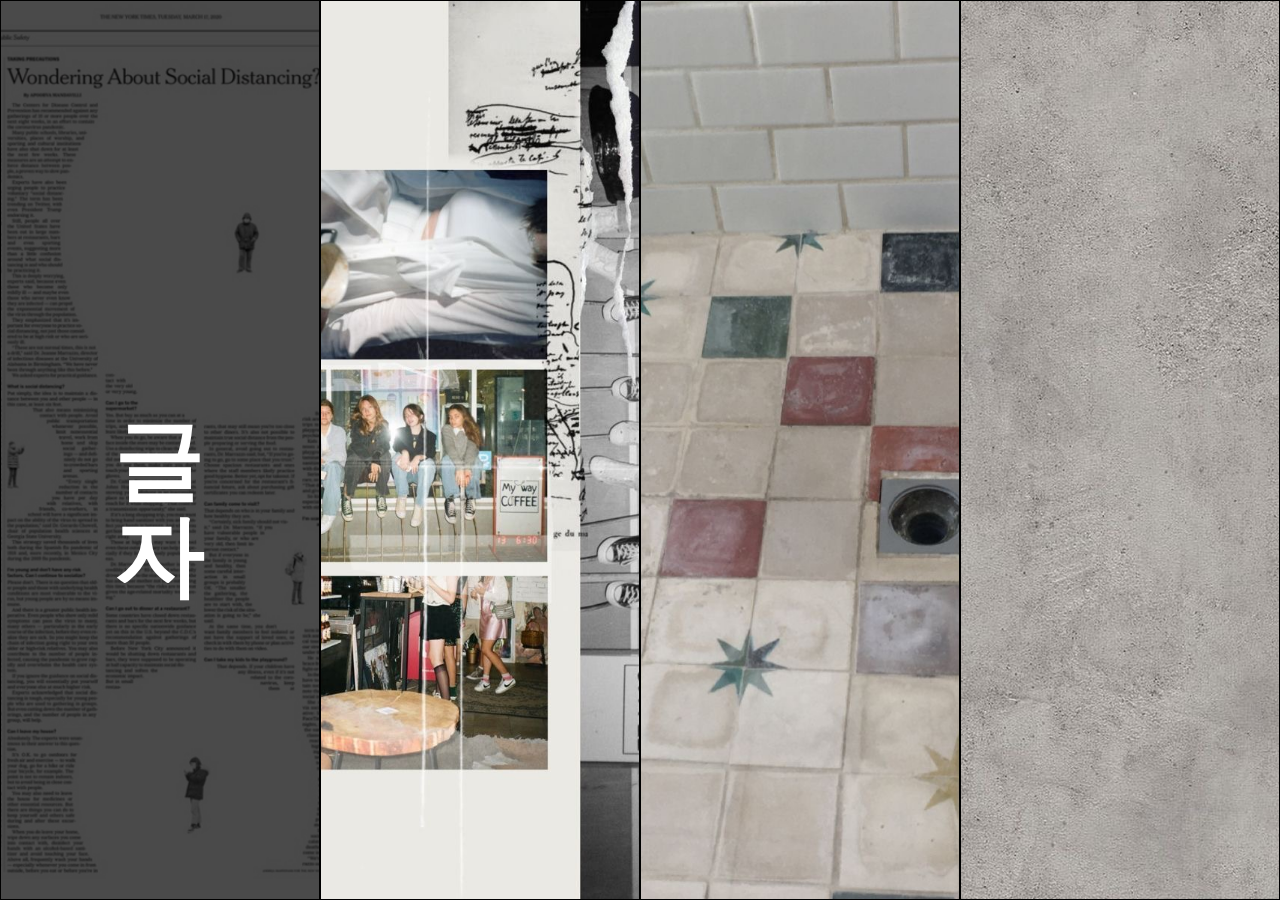
<file: index.html>
<!DOCTYPE html>
<html lang="ko">
	<head>
		<title>홈페이지</title>
		<meta charset="UTF-8">
		<meta name="viewport" content="width=device-width, initial-scale=1.0">
		<meta name="keywords" content="홈페이지">
		<meta name="description" content="사이트의 홈페이지 입니다.">
		<link rel="stylesheet" href="style.css">
	</head>
	<body>

	  <article>
		  <div class="con">
		  	<a href="text.html">
		  		<section class="c">
		  	    <h2>글자</h2>
			  	</section>
			  </a>
			</div>

			<div class="tai">
				<a href="image.html">
				  <section class="f">
				  	<h2>사진</h2>
				  </section>
				</a>
			</div>

			<div class="ne">
				<a href="color.html">
				  <section class="h">
				  	<h2>색상</h2>
				  </section>
				</a>
			</div>

			<div class="rr">
				<a href="form.html">
				  <section class="z">
				  	<h2>형태</h2>
				  </section>
				</a>
			</div>
		</article>

	</body>
</html>
</file>
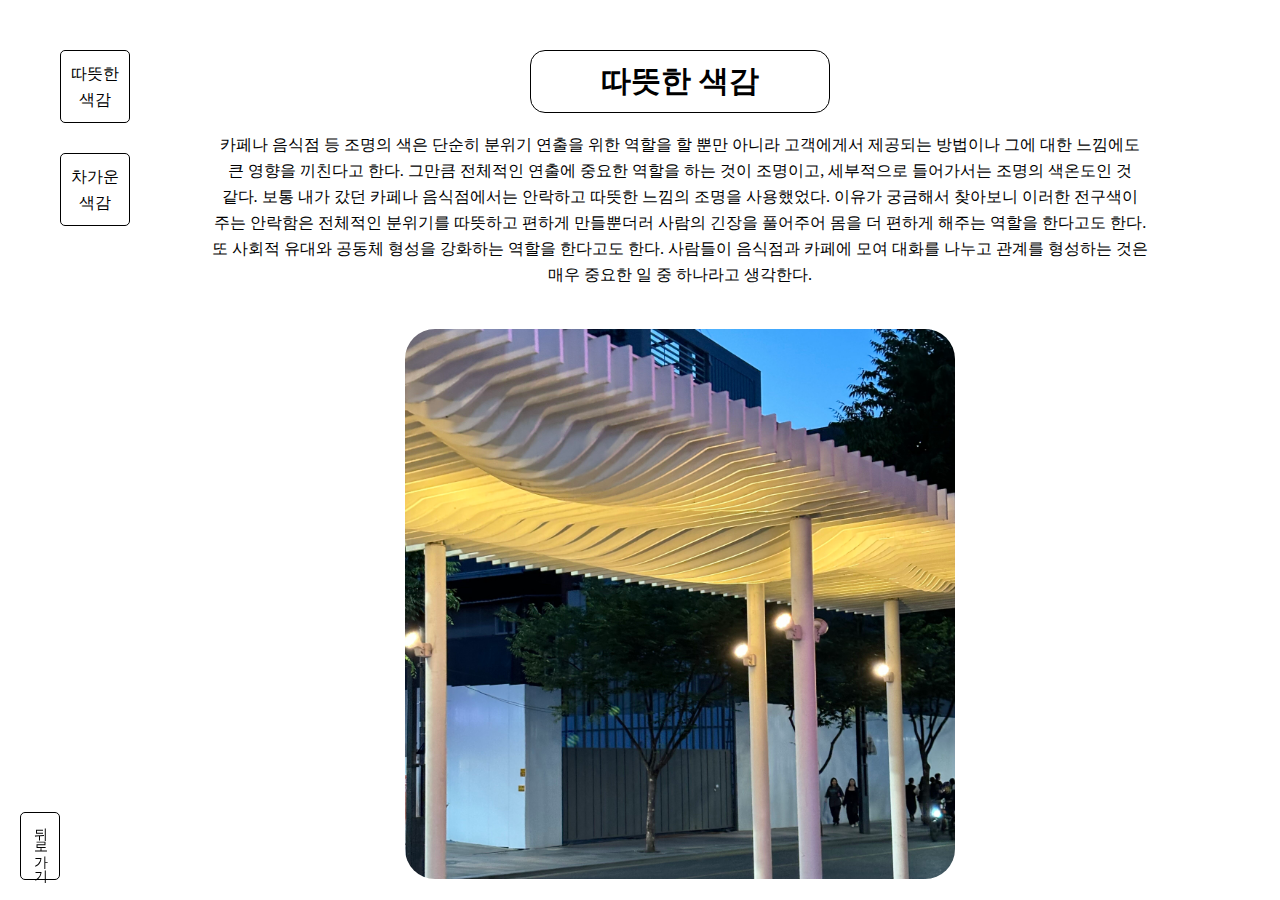
<file: color.html>
<!DOCTYPE html>
<html lang="ko">
  <head>
	<title>색상</title>
	<meta charset="UTF-8">
    <meta name="viewport" content="width=device-width, initial-scale=1.0">
    <meta name="keywords" content="색상, 분석">
    <meta name="description" content="색상 분석 사이트 입니다.">
    <link rel="stylesheet" href="style6.css">
  </head>
  <body>

  	<div class="container">
      <nav>
        <ul>
          <li><a href="#warm">따뜻한 색감</a></li>
          <li><a href="#cold">차가운 색감</a></li>
        </ul>
      </nav>
      <div class="content">
        <section>
          <h2 id="warm">따뜻한 색감</h2>
          <p>카페나 음식점 등 조명의 색은 단순히 분위기 연출을 위한 역할을 할 뿐만 아니라 고객에게서 제공되는 방법이나 그에 대한 느낌에도 큰 영향을 끼친다고 한다. 그만큼 전체적인 연출에 중요한 역할을 하는 것이 조명이고, 세부적으로 들어가서는 조명의 색온도인 것 같다. 보통 내가 갔던 카페나 음식점에서는 안락하고 따뜻한 느낌의 조명을 사용했었다. 이유가 궁금해서 찾아보니 이러한 전구색이 주는 안락함은 전체적인 분위기를 따뜻하고 편하게 만들뿐더러 사람의 긴장을 풀어주어 몸을 더 편하게 해주는 역할을 한다고도 한다. 또 사회적 유대와 공동체 형성을 강화하는 역할을 한다고도 한다. 사람들이 음식점과 카페에 모여 대화를 나누고 관계를 형성하는 것은 매우 중요한 일 중 하나라고 생각한다.</p>
          <img src="img/light.jpg" alt="천장 형식으로 된 흰색 구조물 아래에 노란색 조명이 달려있다.">
          <img src="img/yellow.jpg" alt="카페의 노란색 벽 옆에 흰색의 금속 지지대와 노란색의 조명이 달려있다.">
          <img src="img/lnt.jpg" alt="나팔 모양을 한 두 개의 노란색 조명이 천장에 매달려 있다. 벽에는 두 점의 사진이 걸려있다.">
          <img src="img/yl.jpg" alt="가운데가 뚫린 원통 모양의 노란 조명이 천장에 매달려 있다.">
          <img src="img/bread.jpg" alt="여러 가지의 빵들이 노란색 조명을 받으며 종류별로 나열되어 있다.">
        </section>
        <section>
          <h2 id="cold">차가운 색감</h2>
            <p>이러한 색감들은 주로 병원에서 많이 보이는데, 이렇게 차가운, 또는 흰색을 사용하는 이유는 청결해야 하기 때문이라고 한다. 깨끗한 환경을 제공하는 것은 시민들의 건강과 복지를 보장하는 방법 중 하나이며, 복지와 신뢰를 강화하는 데 기여할 수 있다고 한다. 또 넓어 보이는 효과도 있기에 이러한 색상은 화장실에도 무난히 사용된다고 한다. 그 외의 이유에서 흰색은 특정 계층이나 집단을 구별하지 않는 중립적인 색상으로, 평등한 서비스를 제공한다는 메시지를 전달 할 수도 있다고 한다. 하지만 비판적으로 바라봤을 때 이것은 오랫동안 사회적 관습으로 우리의 무의식에 고정관념처럼 박혀있는 것이라는 생각이 들었다.</p>
            <img src="img/wall.jpg" alt="시멘트가 덕지덕지 발려있는 듯한 흰색의 화장실 벽.">
            <img src="img/tile.jpg" alt="흰색의 정사각형 타일들이 줄지어 붙어있는 화장실 벽.">
            <img src="img/ceiling.jpg" alt="세로로 긴 직사긱형의 타일들이 줄지어 놓여있는 병원 천장.">
            <img src="img/furniture.jpg" alt="흰색의 다용도 보관함에 건강 관련 홍보지들과 달력, 살균 기계가 놓여있다.">
            <img src="img/white.jpg" alt="흰색 벽지와 흰색 조명이 달려있는 병원 접수처의 모퉁이.">
        </section>
      </div>
    </div>

    <div class="back-button">
    <a href="index.html">뒤로가기</a>
	</div>

  </body>
</html>
</file>
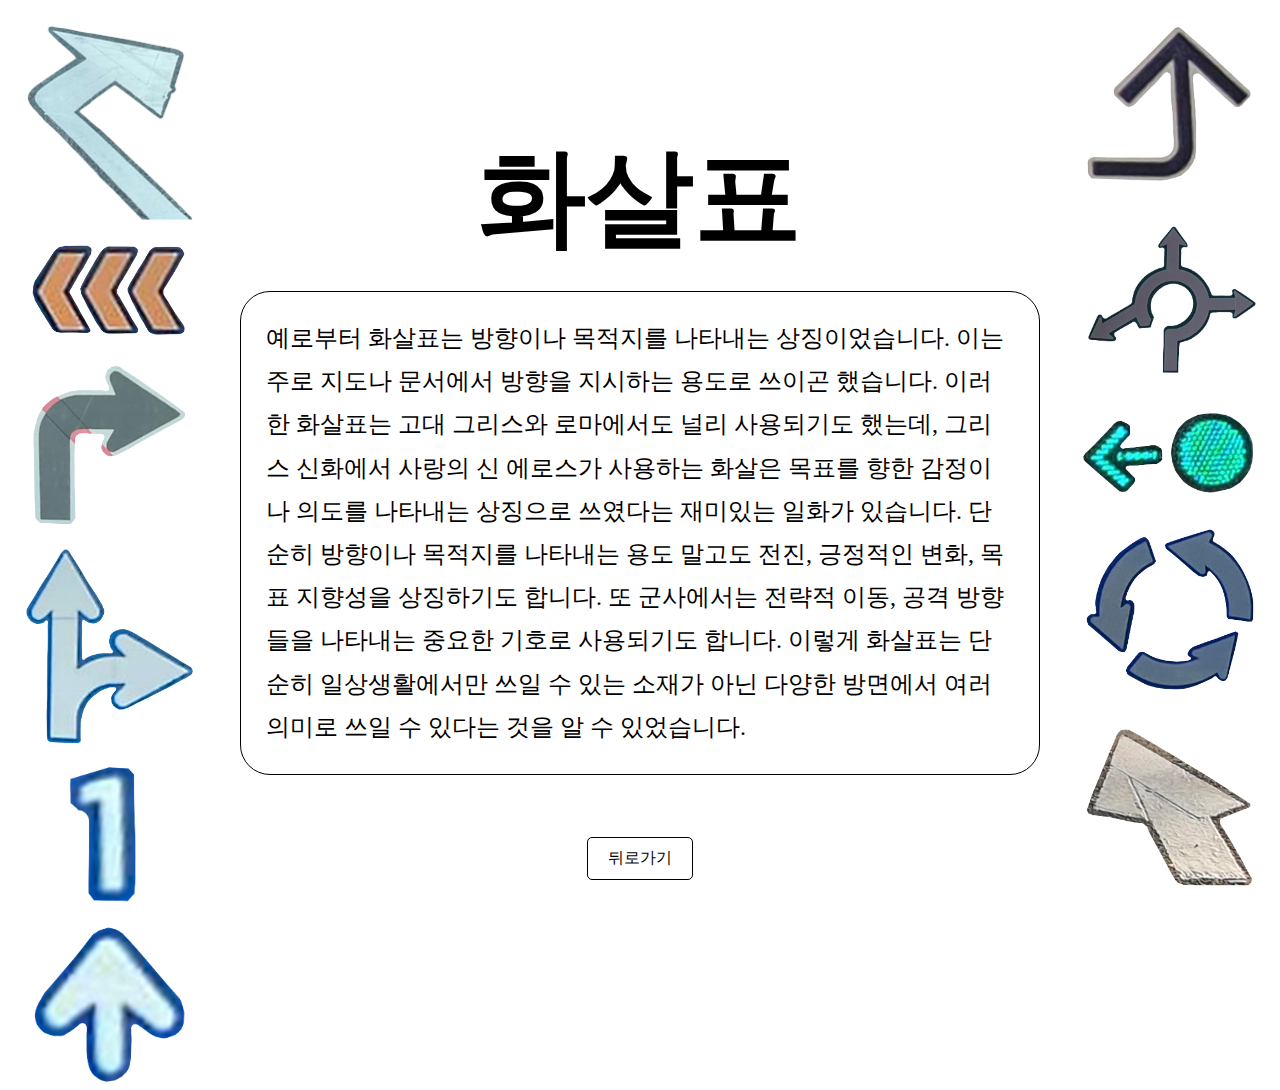
<file: form.html>
<!DOCTYPE html>
<html lang="ko">
	<head>
		<title>form</title>
		<meta charset="UTF-8">
		<meta name="viewport" content="width=device-width, initial-scale=1.0">
		<meta name="keywords" content="form, 분석">
		<meta name="description" content="form 분석 사이트 입니다.">
		<link rel="stylesheet" href="style7.css">
	</head>
	<body>

	  <div class="container">
        <div class="side-gallery left-gallery">
            <img src="img/hwa.jpg" alt="Image 1">
            <img src="img/sal.jpg" alt="Image 2">
            <img src="img/p.jpg" alt="Image 3">
            <img src="img/pp.jpg" alt="Image 4">
            <img src="img/ppp.jpg" alt="Image 5">
        </div>
        <div class="content">
            <h1>화살표</h1>
            <p>예로부터 화살표는 방향이나 목적지를 나타내는 상징이었습니다. 이는 주로 지도나 문서에서 방향을 지시하는 용도로 쓰이곤 했습니다. 이러한 화살표는 고대 그리스와 로마에서도 널리 사용되기도 했는데, 그리스 신화에서 사랑의 신 에로스가 사용하는 화살은 목표를 향한 감정이나 의도를 나타내는 상징으로 쓰였다는 재미있는 일화가 있습니다. 단순히 방향이나 목적지를 나타내는 용도 말고도 전진, 긍정적인 변화, 목표 지향성을 상징하기도 합니다. 또 군사에서는 전략적 이동, 공격 방향 들을 나타내는 중요한 기호로 사용되기도 합니다. 이렇게 화살표는 단순히 일상생활에서만 쓰일 수 있는 소재가 아닌 다양한 방면에서 여러 의미로 쓰일 수 있다는 것을 알 수 있었습니다.</p>
            <div class="back-button">
                <a href="index.html">뒤로가기</a>
            </div>
        </div>
        <div class="side-gallery right-gallery">
            <img src="img/d.jpg" alt="Image 6">
            <img src="img/dd.jpg" alt="Image 7">
            <img src="img/ddd.jpg" alt="Image 8">
            <img src="img/dddd.jpg" alt="Image 9">
            <img src="img/ddddd.jpg" alt="Image 10">
        </div>
    </div>

</body>
</html>
</file>
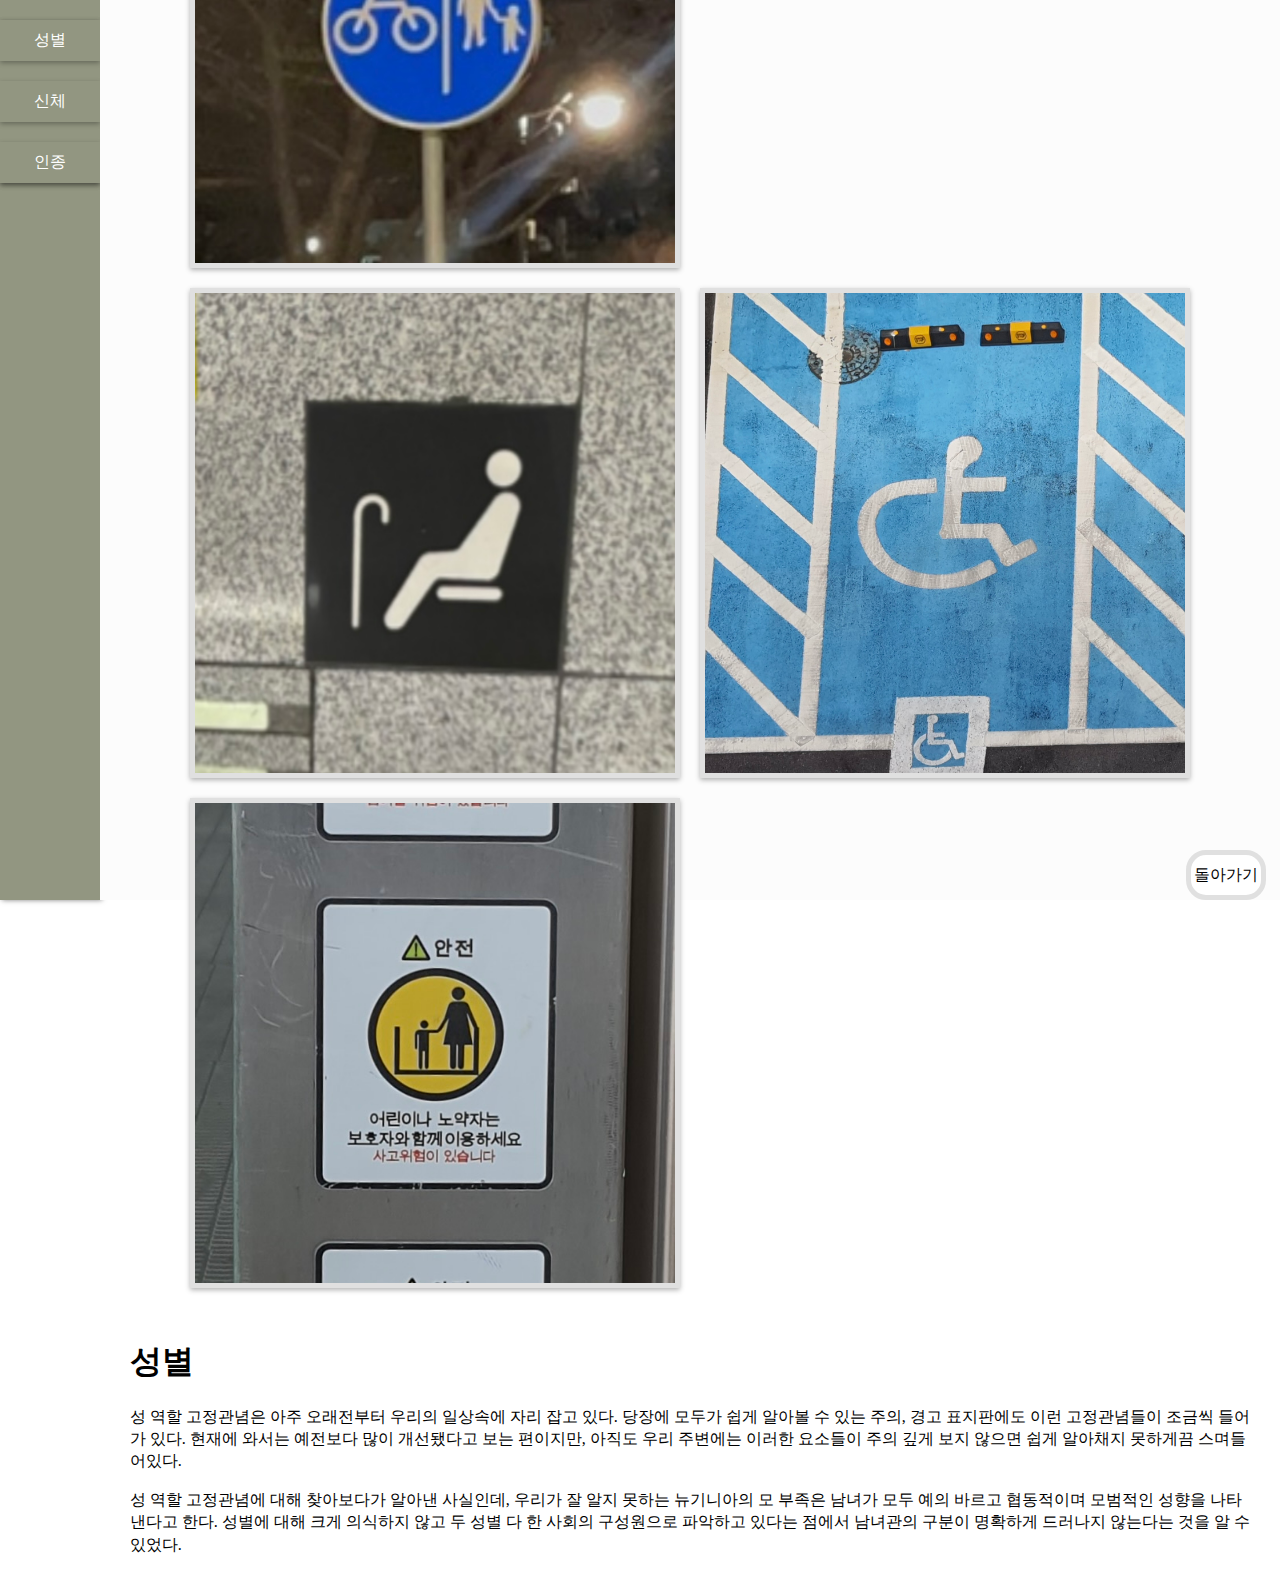
<file: image.html>
<!DOCTYPE html>
<html lang="ko">
	<head>
		<title>사진</title>
		<meta charset="UTF-8">
		<meta name="viewport" content="width=device-width, initial-scale=1.0">
		<meta name="keywords" content="사진, 분석">
		<meta name="description" content="사진 분석 사이트 입니다.">
		<link rel="stylesheet" href="style2.css">
	</head>
	<body>
      <div class="container">
        <nav class="side">
          <ul>
            <li><a href="image.html">성별</a></li>
            <li><a href="image2.html">신체</a></li>
            <li><a href="image3.html">인종</a></li>
          </ul>
        </nav>

        <div class="content">
          <div class="image">
            <img src="img/door.jpg" alt="사람이 서 있는 삽화에 붉은색으로 금지 표시가 그려져 있다.">
            <img src="img/green.jpg" alt="비상 조명에 사람이 바깥으로 달려 나가는 연두색의 삽화가 그려져 있다.">
            <img src="img/bike.jpg" alt="파란색의 원형 표지판에 자전거, 어른이 아이의 손을 잡고 있는 흰색의 삽화가 그려져 있다.">
          </div>
          <div class="image">
            <img src="img/black.jpg" alt="검은 바닥 스티커에 지팡이, 노약자가 앉아 있는 흰색의 삽화가 그려져 있다.">
            <img src="img/park.jpg" alt="하늘색의 페인트에 장애인 전용 주차 구역 삽화가 그려져 있다.">
            <img src="img/gray.jpg" alt="노란색의 원형 스티커에 어른이 아이의 손을 잡고 있는 검은색의 삽화가 그려져 있다. 그 밑에는 그에 따른 주의 문구가 적혀있다.">
          </div>
          <div class="text-content">
            <h1>성별</h1>
            <p>성 역할 고정관념은 아주 오래전부터 우리의 일상속에 자리 잡고 있다. 당장에 모두가 쉽게 알아볼 수 있는 주의, 경고 표지판에도 이런 고정관념들이 조금씩 들어가 있다. 현재에 와서는 예전보다 많이 개선됐다고 보는 편이지만, 아직도 우리 주변에는 이러한 요소들이 주의 깊게 보지 않으면 쉽게 알아채지 못하게끔 스며들어있다.</p>
            <p>성 역할 고정관념에 대해 찾아보다가 알아낸 사실인데, 우리가 잘 알지 못하는 뉴기니아의 모 부족은 남녀가 모두 예의 바르고 협동적이며 모범적인 성향을 나타낸다고 한다. 성별에 대해 크게 의식하지 않고 두 성별 다 한 사회의 구성원으로 파악하고 있다는 점에서 남녀관의 구분이 명확하게 드러나지 않는다는 것을 알 수 있었다.</p>
          </div>
        </div>

        <a href="index.html"><p class="hm">돌아가기</p></a>

      </div>
    </body>
</html>
</file>
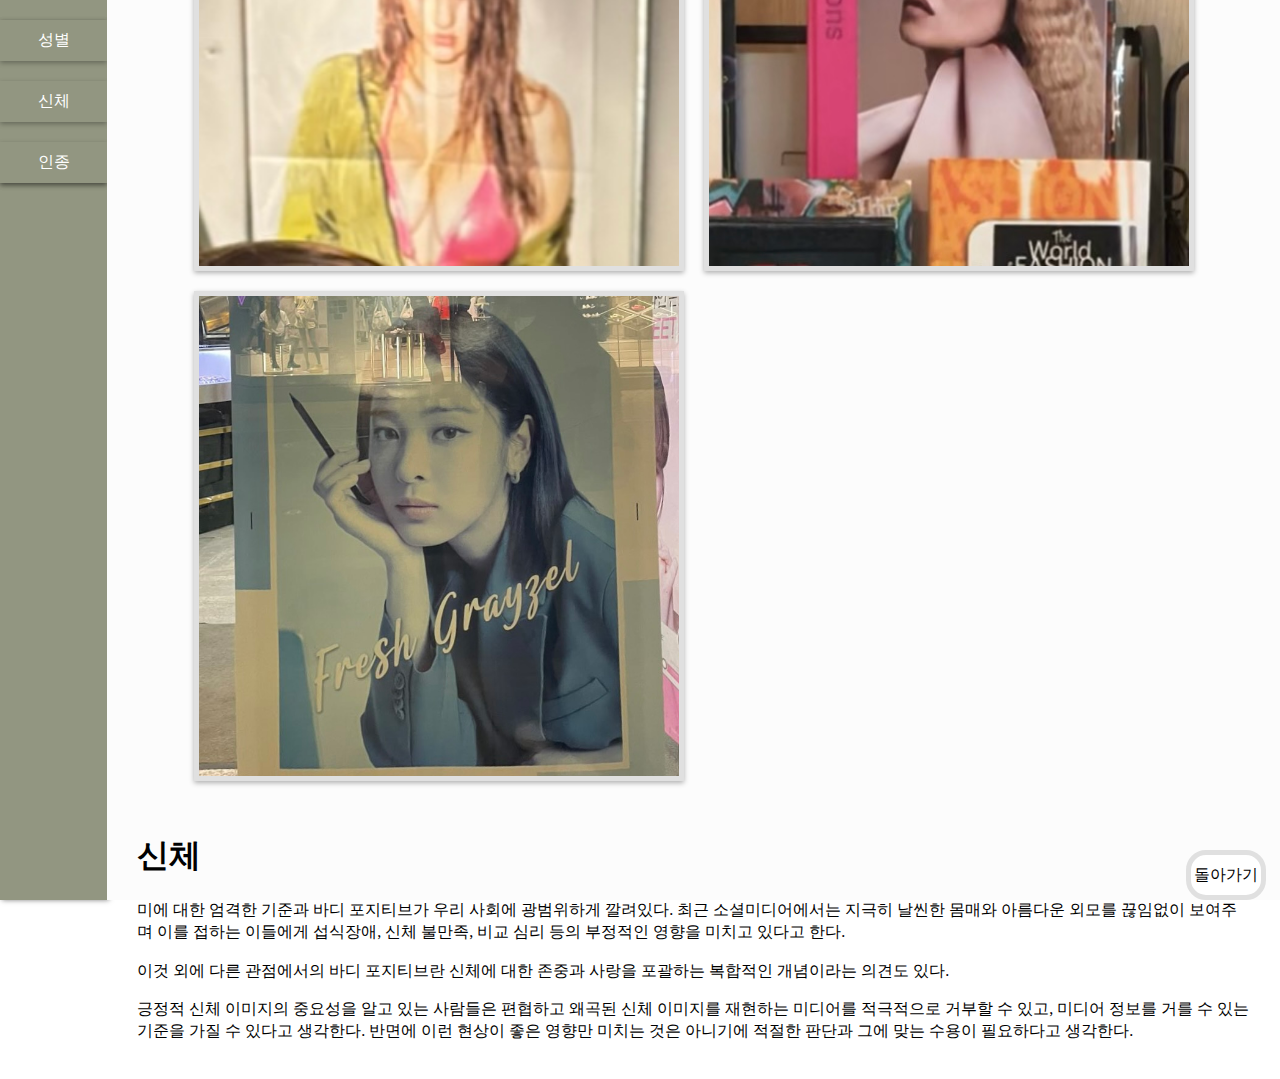
<file: image2.html>
<!DOCTYPE html>
<html lang="ko">
	<head>
		<title>사진</title>
		<meta charset="UTF-8">
		<meta name="viewport" content="width=device-width, initial-scale=1.0">
		<meta name="keywords" content="사진, 분석">
		<meta name="description" content="사진 분석 사이트 입니다.">
		<link rel="stylesheet" href="style4.css">
	</head>
	<body>
      <div class="container">
        <nav class="side">
          <ul>
            <li><a href="image.html">성별</a></li>
            <li><a href="image2.html">신체</a></li>
            <li><a href="image3.html">인종</a></li>
          </ul>
        </nav>

        <div class="content">
          <div class="image">
            <img src="img/woman.jpg" alt="갈색의 긴 머리를 가진 여성이 녹색의 카디건, 분홍색의 수영복을 입고 정면을 주시하고 있다.">
            <img src="img/woman2.jpg" alt="밝은 갈색의 여성이 고개를 튼 채 측면을 주시하고 있는 사진이 인쇄된 책.">
            <img src="img/girl.jpg" alt="화장품을 든 손으로 턱을 괴고 있는 여성이 정면을 주시하고 있는 광고지.">
          </div>
  
          <div class="text-content">
            <h1>신체</h1>
            <p>미에 대한 엄격한 기준과 바디 포지티브가 우리 사회에 광범위하게 깔려있다. 최근 소셜미디어에서는 지극히 날씬한 몸매와 아름다운 외모를 끊임없이 보여주며 이를 접하는 이들에게 섭식장애, 신체 불만족, 비교 심리 등의 부정적인 영향을 미치고 있다고 한다.</p>
            <p>이것 외에 다른 관점에서의 바디 포지티브란 신체에 대한 존중과 사랑을 포괄하는 복합적인 개념이라는 의견도 있다.</p>
            <p>긍정적 신체 이미지의 중요성을 알고 있는 사람들은 편협하고 왜곡된 신체 이미지를 재현하는 미디어를 적극적으로 거부할 수 있고, 미디어 정보를 거를 수 있는 기준을 가질 수 있다고 생각한다. 반면에 이런 현상이 좋은 영향만 미치는 것은 아니기에 적절한 판단과 그에 맞는 수용이 필요하다고 생각한다.</p>
          </div>
        </div>

        <a href="index.html"><p class="hm">돌아가기</p></a>

      </div>
    </body>
</html>
</file>
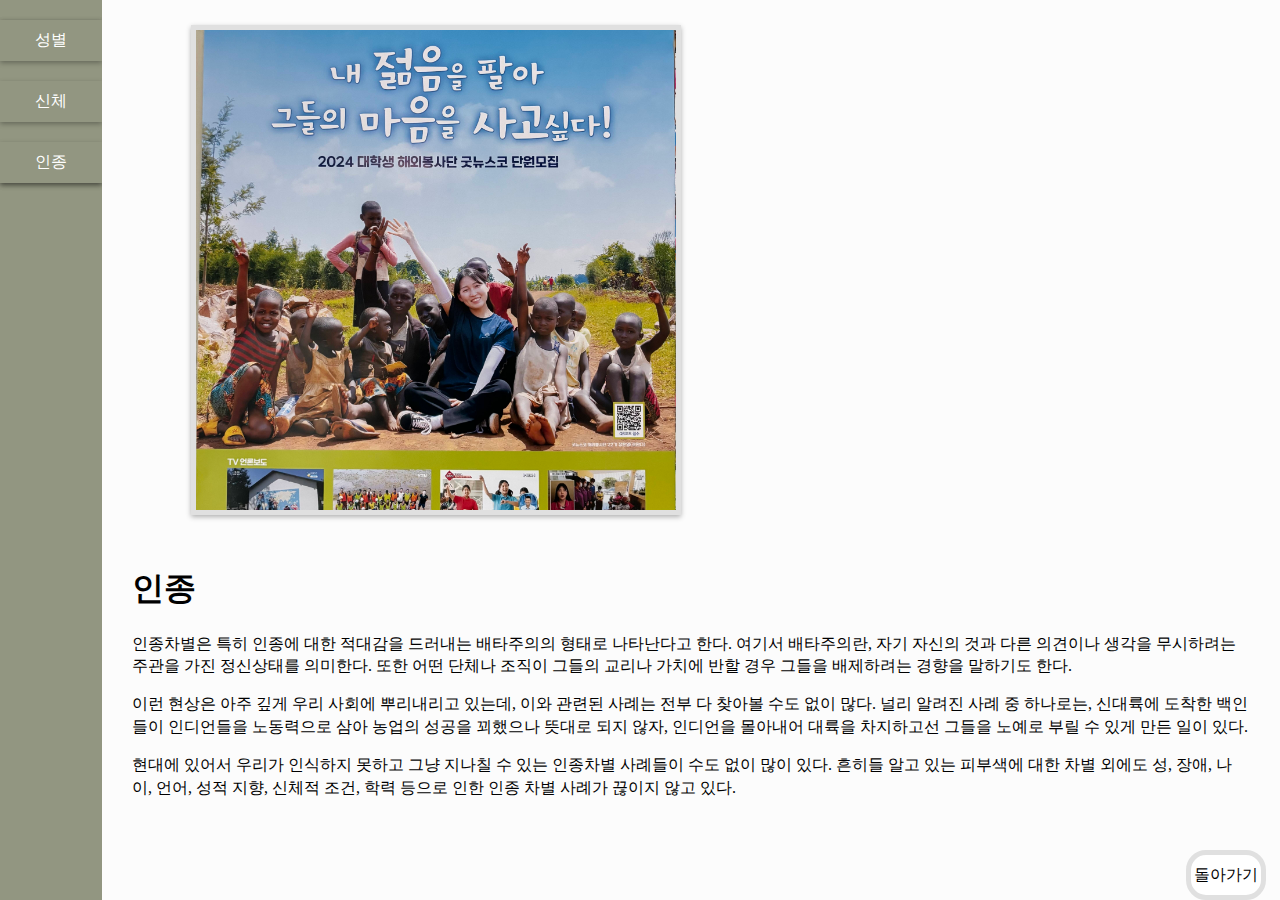
<file: image3.html>
<!DOCTYPE html>
<html lang="ko">
	<head>
		<title>사진</title>
		<meta charset="UTF-8">
		<meta name="viewport" content="width=device-width, initial-scale=1.0">
		<meta name="keywords" content="사진, 분석">
		<meta name="description" content="사진 분석 사이트 입니다.">
		<link rel="stylesheet" href="style5.css">
	</head>
	<body>
      <div class="container">
        <nav class="side">
          <ul>
            <li><a href="image.html">성별</a></li>
            <li><a href="image2.html">신체</a></li>
            <li><a href="image3.html">인종</a></li>
          </ul>
        </nav>

        <div class="content">
          <div class="image">
            <img src="img/skin.jpg" alt="서로 다른 인종의 아이, 어른이 다 같이 모여 단체로 앉아 있는 모습. 위에는 그와 관련된 홍보지 문구가 적혀있다.">
          </div>
      
          <div class="text-content">
            <h1>인종</h1>
            <p>인종차별은 특히 인종에 대한 적대감을 드러내는 배타주의의 형태로 나타난다고 한다. 여기서 배타주의란, 자기 자신의 것과 다른 의견이나 생각을 무시하려는 주관을 가진 정신상태를 의미한다. 또한 어떤 단체나 조직이 그들의 교리나 가치에 반할 경우 그들을 배제하려는 경향을 말하기도 한다.</p>
            <p>이런 현상은 아주 깊게 우리 사회에 뿌리내리고 있는데, 이와 관련된 사례는 전부 다 찾아볼 수도 없이 많다. 널리 알려진 사례 중 하나로는, 신대륙에 도착한 백인들이 인디언들을 노동력으로 삼아 농업의 성공을 꾀했으나 뜻대로 되지 않자, 인디언을 몰아내어 대륙을 차지하고선 그들을 노예로 부릴 수 있게 만든 일이 있다.</p>
            <p>현대에 있어서 우리가 인식하지 못하고 그냥 지나칠 수 있는 인종차별 사례들이 수도 없이 많이 있다. 흔히들 알고 있는 피부색에 대한 차별 외에도 성, 장애, 나이, 언어, 성적 지향, 신체적 조건, 학력 등으로 인한 인종 차별 사례가 끊이지 않고 있다.</p>
          </div>
        </div>

        <a href="index.html"><p class="hm">돌아가기</p></a>

      </div>
    </body>
</html>
</file>
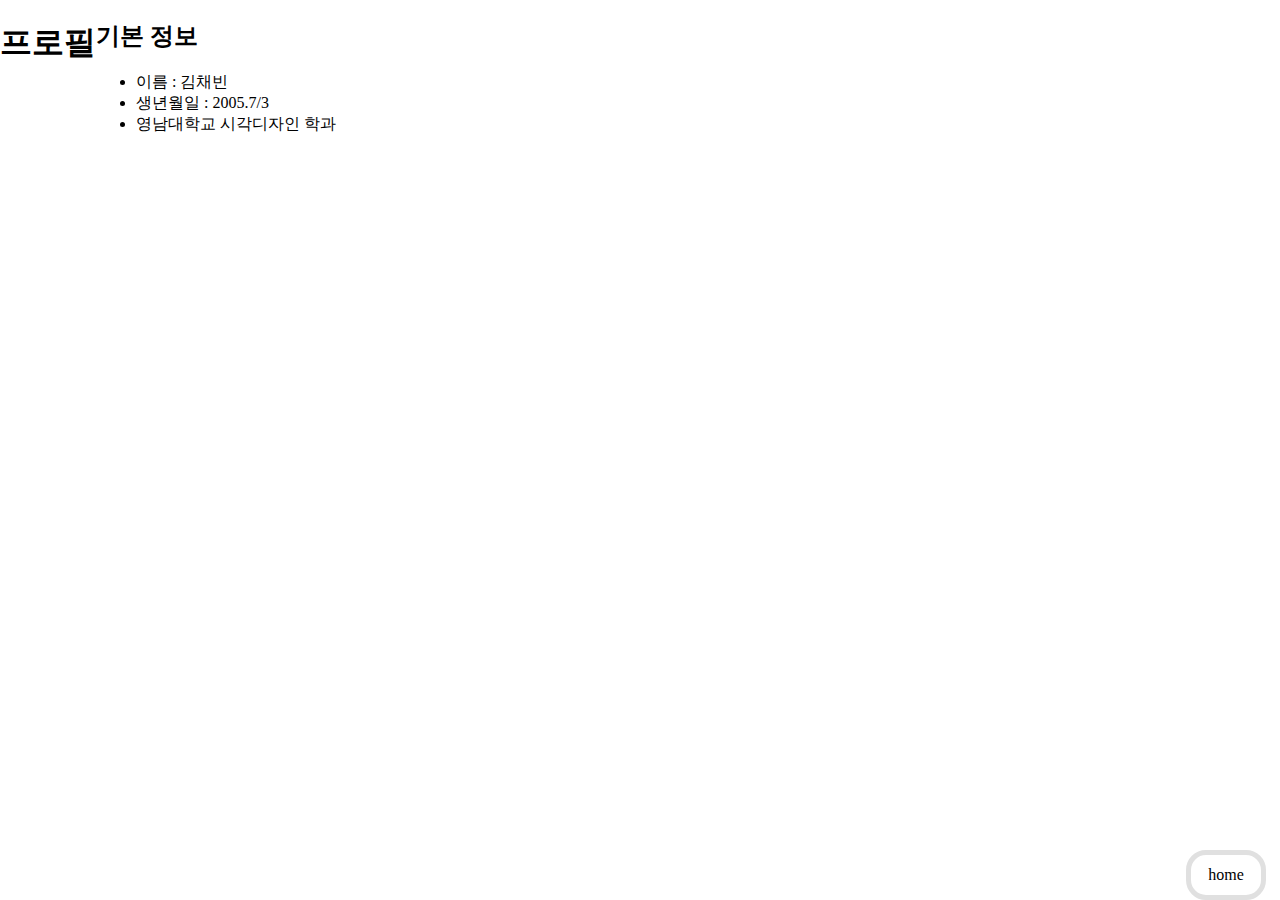
<file: profile.html>
<!DOCTYPE html>
<html lang="ko">
  <head>
		<title>프로필</title>
		<meta charset="UTF-8">
		<meta name="viewport" content="width=device-width, initial-scale=1.0">
		<meta name="keywords" content="개인, 프로필, 공간">
		<meta name="description" content="프로필을 적은 공간입니다.">
		<link rel="stylesheet" href="style2.css">
	</head>
  <body>
  	<header>
  		<h1>프로필</h1>
  	</header>

  	<section>
  		<h2>기본 정보</h2>
  			<ul>
  				<li>이름 : 김채빈</li>
  				<li>생년월일 : 2005.7/3</li>
  				<li>영남대학교 시각디자인 학과</li>
  			</ul>
  	</section>

  	<iframe width="500" height="300" frameborder="0" src="https://hammyhome.com?hh=('names!%255B'apLc4LhcLw2aLh3Lb1LhLwb1'%255D~props!%255B('bp!'noneLbKC0C0C0Lx!-O05IO7~z!-12.23H0R5~KE1DABBLbh!0H1IO2UPMM*PPM*JM*MJTO5R4UMJ'HO75RUJMT1R4UC1B575*A39347Lnf!18~nh!1H0IO5~KPC082P*MMSSJLo!'c1Q2Qf%252CsnQh%252CbeT1.15~y!0GE6E6E6NADADADNP7FMLwl!O8951413966187282~nh!1)%255D)*%252C%2523G~rz!0~KH)%252C('x!I~y!-JMPKc!'%2523L'~M00N*A49348*O0.PFFQ%252CcRI1.SJ*EC76T'H-U5G%2501UTSRQPONMLKJIHG*_"></iframe>

  	<a href="index.html"><p class="hm">home</p></a>
</file>
<file: style.css>
* {
    margin: 0px;
    padding: 0px;
    box-sizing: border-box;
    text-decoration: none;
}


.c, .f, .h, .z {
    position: relative;
    background-size: cover;
    background-position: center;
}

.c {
    background-image: url("img/text.jpg");
    color: black;
}

.f {
    background-image: url("img/people.jpg");
    color: white;
}

.h {
    background-image: url("img/color.jpg");
    color: white;
}

.z {
    background-image: url("img/none.jpg");
    color: white;
}

.c::before, .f::before, .h::before, .z::before {
    content: '';
    position: absolute;
    top: 0;
    left: 0;
    width: 100%;
    height: 100%;
    background-color: rgba(0, 0, 0, 0);
    transition: background-color 0.3s;
}

.c:hover::before, .f:hover::before, .h:hover::before, .z:hover::before {
    background-color: rgba(0, 0, 0, 0.7);
}

.c:hover, .f:hover, .h:hover, .z:hover {
    color: white;
}

h2 {
    position: absolute;
    writing-mode: vertical-rl;
    top: 50%;
    left: 50%;
    transform: translate(-50%, -50%);
    color: white;
    padding: 10px 20px;
    border-radius: 5px;
    opacity: 0;
    transition: opacity 0.3s;
    pointer-events: none;
    font-size: 10vh;
}

.c:hover h2, .f:hover h2, .h:hover h2, .z:hover h2 {
    opacity: 1;
}


article {
    display: flex;
}

section {
    width: calc(100vw / 4);
    height: 100vh;
    display: flex;
    align-items: flex-end;
    justify-content: center;
    padding-bottom: 10px;
    border: 0.25px solid black;
}

header {
    position: absolute;
    top: 16px;
    left: 16px;
    z-index: 1;
    font-size: 3vh;
    background-color: rgba(255, 255, 255, 0.95);
    padding: 30px;
    border-radius: 10px;
    padding-top: 22px;
    padding-bottom: 15px;
}


body {
    background-color: #fff;
}

@media screen and (max-aspect-ratio: 1/1) {

    header {
    position: absolute;
    top: 16px;
    left: 20px;
    z-index: 1;
    font-size: 2vh;
    background-color: rgba(255, 255, 255, 0.95);
    padding: 30px;
    border-radius: 10px;
    padding-top: 22px;
    padding-bottom: 15px;
    }



}
</file>
<file: style6.css>
* {
    margin: 0px;
    padding: 0px;
    box-sizing: border-box;
    text-decoration: none;
}

body {
    display: flex;
    justify-content: center;
    align-items: center;
    height: 100vh;
    background-color: #fff;
}

.container {
    display: flex;
    height: 100vh;
    width: 100%;
    text-align: center;
    border-radius: 20px;
    margin-left: 10px;
    justify-content: center;
}


nav {
    width: 250px;
    padding: 20px;
    align-items: center;
    margin-left: 0px;
    margin-right: 0px;
}

nav ul {
    list-style-type: none;
}

nav ul li {
    margin-bottom: 10px;
    margin: 30px;
    line-height: 1.6;
    word-break: keep-all;
}

nav ul li a {
    text-decoration: none;
    color: black;
    display: block;
    padding: 10px;
    border-radius: 5px;
    border: 1px solid black;}

nav ul li a:hover {
    background-color: #ccc;
}

.content {
    display: flex;
    flex-direction: column;
    padding: 20px;
    overflow-y: auto;
    overflow-x: hidden;
    margin-right: 70px;
    margin-top: 10px;
    font-size: 2.2vh;
    margin-left: -30px;
    align-items: center;
}

section {
    padding: 20px;
}

h2 {
    margin-bottom: 10px;
    border: 1px solid black;
    padding: 8px 12px;
    padding: 10px;
    border-radius: 15px;
    width: 300px;
    margin: auto;
}

p {
    margin-bottom: 20px;
    font-size: 1.8vh;
    line-height: 1.6;
    word-break: keep-all;
    margin: 20px;
}

.img-container {
    display: flex;
    justify-content: center;
    align-items: center;
    margin: 10px;
}

img {
    margin-top: 10px;
    height: 550px;
    margin: 20px;
    border-radius: 30px;
    max-width: 100%;
}

.back-button {
    position: fixed;
    bottom: 20px;
    left: 20px;
    background-color: #fff;
    border: 1px solid #000;
    padding: 5px 10px;
    border-radius: 5px;
    writing-mode: vertical-rl;
}

.back-button a {
    text-decoration: none;
    color: #000;
    font-size: 14px;
}

.back-button:hover {
    background-color: lightgray;
}



@media screen and (max-width: 900px) {ㄴ

    nav {
    width: 180px;
    }

    .container {
        margin-left: -50px;
    }

    .content {
        margin-right: 10px;
        padding: 10px;
    }

    section {
        padding: 10px;
    }

    img {
    margin-top: 10px;
    max-width: 240px;
    height: auto;
    }

}
</file>
<file: style7.css>
* {
    margin: 0;
    padding: 0;
    box-sizing: border-box;
}

body {
    display: flex;
    justify-content: center;
    align-items: center;
    height: 100vh;
    background-color: #fff;
    min-height: 100vh;
    margin: 0;
}

.container {
    display: flex;
    width: 100%;
    height: 100%;
}

.side-gallery {
    display: flex;
    flex-direction: column;
    justify-content: space-between;
    padding: 10px;
    height: 100%;
}

.left-gallery {
    width: 150px;
    margin-right: 10px;
    margin: 10px;
}

.right-gallery {
    width: 150px;
    margin-left: 10px;
    margin: 10px;
}

.side-gallery img {
    max-width: 250%;
    height: auto;
    margin-bottom: 5px;
    padding: 0px;
    border-radius: 5px;
}

.content {
    flex: 1;
    display: flex;
    justify-content: center;
    align-items: center;
    flex-direction: column;
    padding: 20px;
    overflow-y: auto;
}

.content h1 {
    margin-bottom: 20px;
    font-size: 10vh;
}

.content p {
    font-size: 1.2em;
    line-height: 1.8;
    border: 1.25px solid black;
    border-radius: 30px;
    padding: 25px;
}


.back-button {
    position: fixed;
    bottom: 20px;
    left: 50%;
    transform: translateX(-50%);
    width: 120px; 
    text-align: center;
}

.back-button a {
    display: inline-block;
    padding: 10px 20px;
    font-size: 1em;
    color: black;
    background-color: white;
    border: none;
    border-radius: 5px;
    cursor: pointer;
    text-decoration: none;
    border: 1.25px solid black;
}

.back-button a:hover {
    background-color: lightgray;
}


@media (max-width: 800px) {
    .side-gallery {
        width: 100px;
        padding: 5px;
    }

    .left-gallery, .right-gallery {
        width: 100px;
    }

    .side-gallery img {
        max-width: 100%;
        height: auto;
        margin-bottom: 5px;
    }

    .content h1 {
        font-size: 8vh;
    }

    .content p {
        font-size: 1em;
    }
}

@media (min-width: 1200px) {
    .side-gallery {
        width: 200px;
    }

    .left-gallery, .right-gallery {
        width: 200px;
    }

    .side-gallery img {
        max-width: 250%;
    }

    .content h1 {
        font-size: 12vh;
    }

    .content p {
        font-size: 1.5em;
    }
}
</file>
<file: style2.css>
body {
    display: flex;
    height: 100vh;
    margin: 0px;
}

.container {
    display: flex;
    width: 100%;
    height: 100%;
}

.side {
    background-color: #929681;
    color: #fff;
    width: 200px;
    padding: 20px 0;
    box-shadow: 2px 0 5px rgba(0, 0, 0, 0.5);
    text-align: center;
}

.side ul {
    list-style-type: none;
    padding: 0;
    margin: 0;
    box-shadow: 0 2px 5px rgba(0, 0, 0, 0.3);
}

.side ul li {
    margin-bottom: 20px;
    box-shadow: 0 2px 5px rgba(0, 0, 0, 0.3);
}

.side ul li a {
    color: #fff;
    text-decoration: none;
    font-size: 16px;
    display: block;
    padding: 10px 20px;
    transition: background-color 0.3s;
}

.side ul li a:hover {
    background-color: #c4c6bd;
}

.content {
    padding: 10px;
    background-color: #fcfcfc;
    display: flex;
    justify-content: center;
    align-items: center;
    flex-direction: column;
    box-sizing: border-box;
}

.content img {
    max-width: 100%;
    height: auto;
    border: 5px solid #e0e0e0;
    box-shadow: 0 2px 5px rgba(0, 0, 0, 0.3);
}

.text-content {
    margin-top: 10px;
    padding: 20px;
}

.image {
    display: flex;
    flex-wrap: wrap;
    justify-content: space-between;
    align-items: flex-start;
    max-width: 1000px;
    width: 100%;
    margin: 0 auto;
}

.image img {
    flex: 1;
    margin-right: 10px;
    margin-top: 20px;
    max-width: calc(33.3333333333% - 10px);
    box-sizing: border-box;
}

.image img:last-child {
    margin-right: 0;
}

.text-content {
  flex: 1;
  margin-bottom: 60px;
  line-height: 1.4;
}

.hm {
    width: 70px;
    height: 40px;
    background-color: white;
    text-align: center;
    position: fixed;
    top: 840px;
    right: 4px;
    color: black;
    border-radius: 20px;
    margin: 20px;
    text-align: center;
    line-height: 40px;
    vertical-align: middle;
    border: 5px solid #e0e0e0;
    transition: background-color 0.3s;
    margin: 10px;
}

.hm:hover {
    background-color: #919191;
}


@media screen and (max-aspect-ratio: 900px) {
    .content {
    flex-direction: column;

    .image img {
        max-width: calc(50% - 10px);
        margin-right: 0px;
    }

    .hm {
        top: auto;
        bottom: 20px;
        right: 10px;
    }
}
</file>
<file: style4.css>
body {
    display: flex;
    height: 100vh;
    margin: 0px;
}

.container {
    display: flex;
    width: 100%;
    height: 100%;
}

.side {
    background-color: #929681;
    color: #fff;
    width: 200px;
    padding: 20px 0;
    box-shadow: 2px 0 5px rgba(0, 0, 0, 0.5);
    text-align: center;
}

.side ul {
    list-style-type: none;
    padding: 0;
    margin: 0;
    box-shadow: 0 2px 5px rgba(0, 0, 0, 0.3);
}

.side ul li {
    margin-bottom: 20px;
    box-shadow: 0 2px 5px rgba(0, 0, 0, 0.3);
}

.side ul li a {
    color: #fff;
    text-decoration: none;
    font-size: 16px;
    display: block;
    padding: 10px 20px;
    transition: background-color 0.3s;
}

.side ul li a:hover {
    background-color: #c4c6bd;
}

.content {
    padding: 10px;
    background-color: #fcfcfc;
    display: flex;
    justify-content: center;
    align-items: center;
    flex-direction: column;
    box-sizing: border-box;
}

.content img {
    max-width: 100%;
    height: auto;
    border: 5px solid #e0e0e0;
    box-shadow: 0 2px 5px rgba(0, 0, 0, 0.3);
}

.text-content {
    margin-top: 10px;
    padding: 20px;
    line-height: 1.4;
}

.image {
    display: flex;
    flex-wrap: wrap;
    justify-content: space-between;
    align-items: flex-start;
    max-width: 1000px;
    width: 100%;
    margin: 0 auto;
}

.image img {
    flex: 1;
    margin-right: 10px;
    margin-top: 20px;
    max-width: calc(33.3333333333% - 10px);
    box-sizing: border-box;
}

.image img:last-child {
    margin-right: 0;
}

.text-content {
  flex: 1;
  margin-bottom: 60px;
}

.hm {
    width: 70px;
    height: 40px;
    background-color: white;
    text-align: center;
    position: fixed;
    top: 840px;
    right: 4px;
    color: black;
    border-radius: 20px;
    margin: 20px;
    text-align: center;
    line-height: 40px;
    vertical-align: middle;
    border: 5px solid #e0e0e0;
    transition: background-color 0.3s;
    margin: 10px;
}

.hm:hover {
    background-color: #919191;
}


@media screen and (max-aspect-ratio: 900px) {
    .content {
    flex-direction: column;

    .image img {
    max-width: calc(50% - 10px);
    margin-right: 0px;

    .hm {
    top: auto;
    bottom: 20px;
    right: 10px;
    }
}
</file>
<file: style5.css>
body {
    display: flex;
    height: 100vh;
    margin: 0px;
}

.container {
    display: flex;
    width: 100%;
    height: 100%;
}

.side {
    background-color: #929681;
    color: #fff;
    width: 200px;
    padding: 20px 0;
    box-shadow: 2px 0 5px rgba(0, 0, 0, 0.5);
    text-align: center;
}

.side ul {
    list-style-type: none;
    padding: 0;
    margin: 0;
    box-shadow: 0 2px 5px rgba(0, 0, 0, 0.3);
}

.side ul li {
    margin-bottom: 20px;
    box-shadow: 0 2px 5px rgba(0, 0, 0, 0.3);
}

.side ul li a {
    color: #fff;
    text-decoration: none;
    font-size: 16px;
    display: block;
    padding: 10px 20px;
    transition: background-color 0.3s;
}

.side ul li a:hover {
    background-color: #c4c6bd;
}

.content {
    padding: 10px;
    background-color: #fcfcfc;
    display: flex;
    justify-content: center;
    align-items: center;
    flex-direction: column;
    box-sizing: border-box;
}

.content img {
    max-width: 100%;
    height: auto;
    border: 5px solid #e0e0e0;
    box-shadow: 0 2px 5px rgba(0, 0, 0, 0.3);
}

.text-content {
    margin-top: 10px;
    padding: 20px;
}

.image {
    display: flex;
    flex-wrap: wrap;
    justify-content: space-between;
    align-items: flex-start;
    max-width: 1000px;
    width: 100%;
    margin: 0 auto;
}

.image img {
    flex: 1;
    margin-right: 10px;
    margin-top: 20px;
    max-width: calc(50% - 10px);
    box-sizing: border-box;
}

.image img:last-child {
    margin-right: 0;
}

.text-content {
  flex: 1;
  margin-bottom: 60px;
  line-height: 1.4;
}

.hm {
    width: 70px;
    height: 40px;
    background-color: white;
    text-align: center;
    position: fixed;
    top: 840px;
    right: 4px;
    color: black;
    border-radius: 20px;
    margin: 20px;
    text-align: center;
    line-height: 40px;
    vertical-align: middle;
    border: 5px solid #e0e0e0;
    transition: background-color 0.3s;
    margin: 10px;
}

.hm:hover {
    background-color: #919191;
}


@media screen and (max-aspect-ratio: 900px) {
    .content {
    flex-direction: column;

    .image img {
        max-width: calc(50% - 10px);
        margin-right: 0px;
    }

    .hm {
        top: auto;
        bottom: 20px;
        right: 10px;
    }
}
</file>
